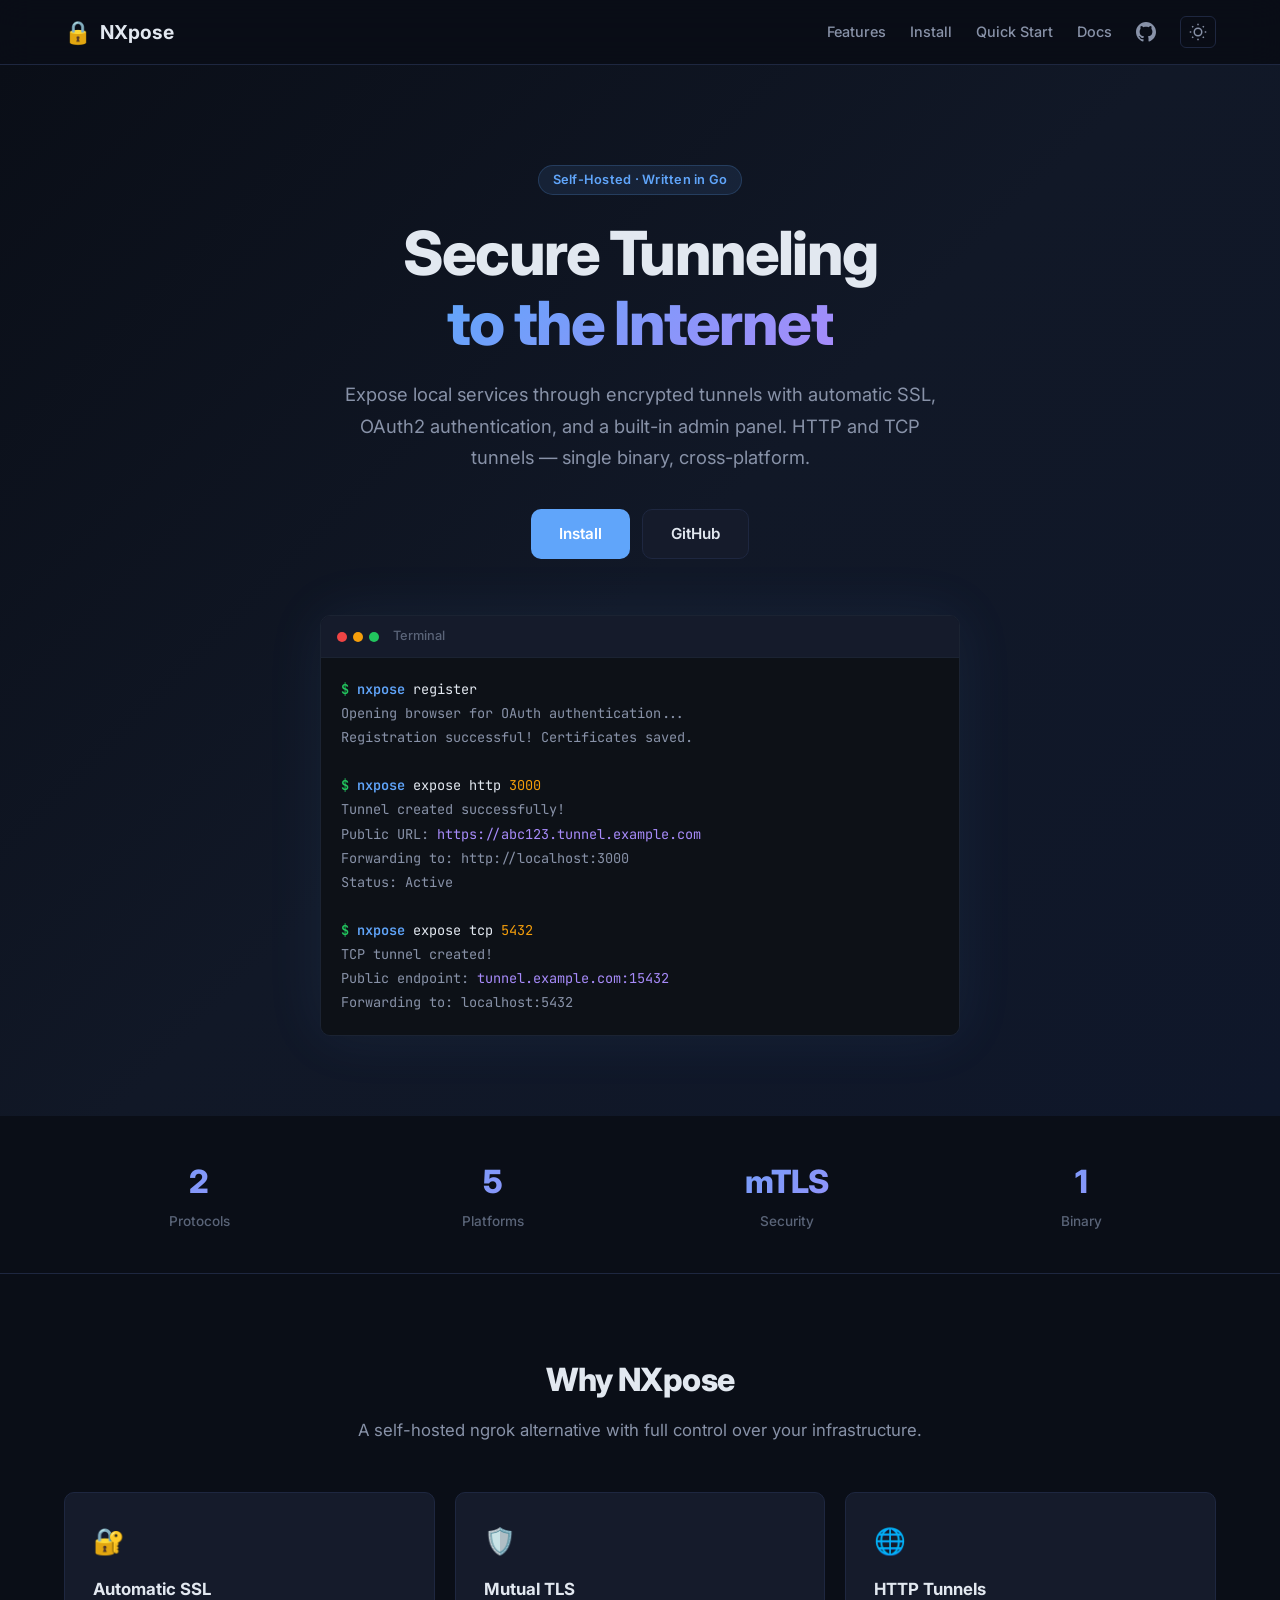
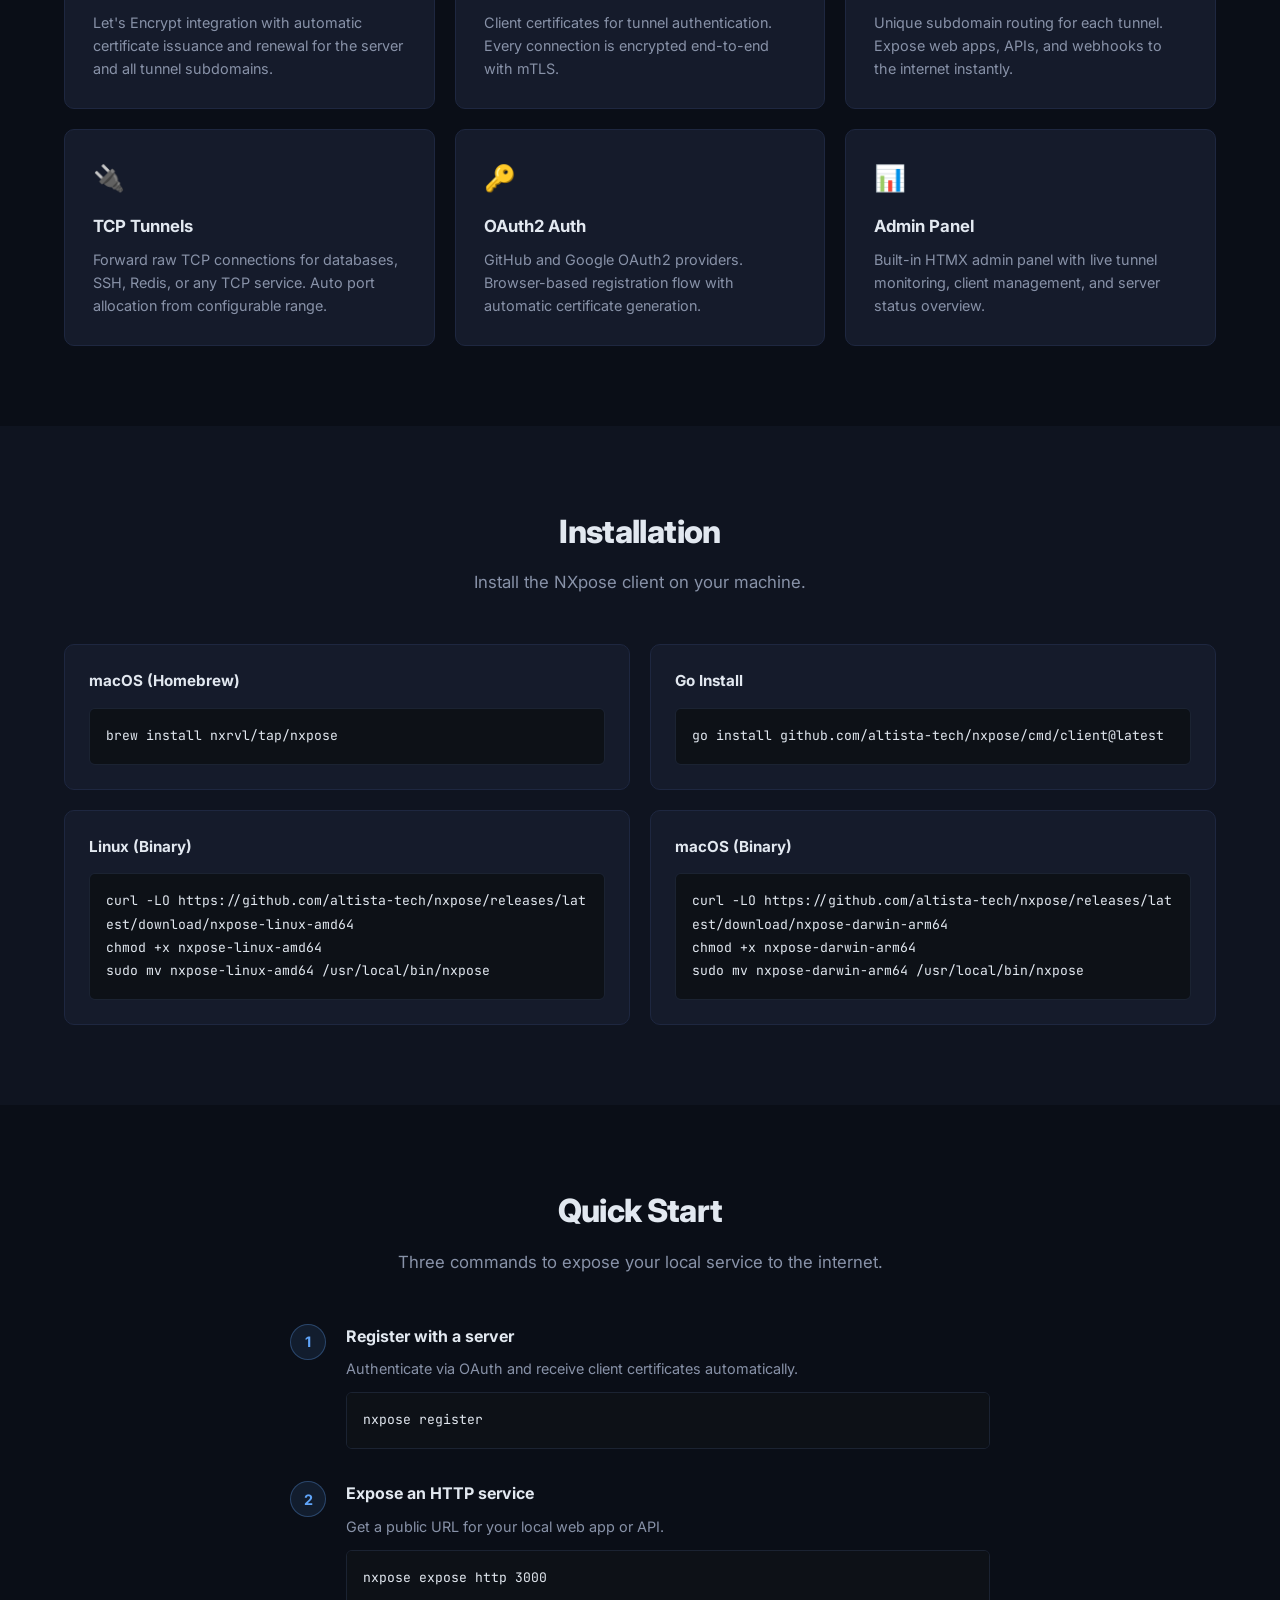
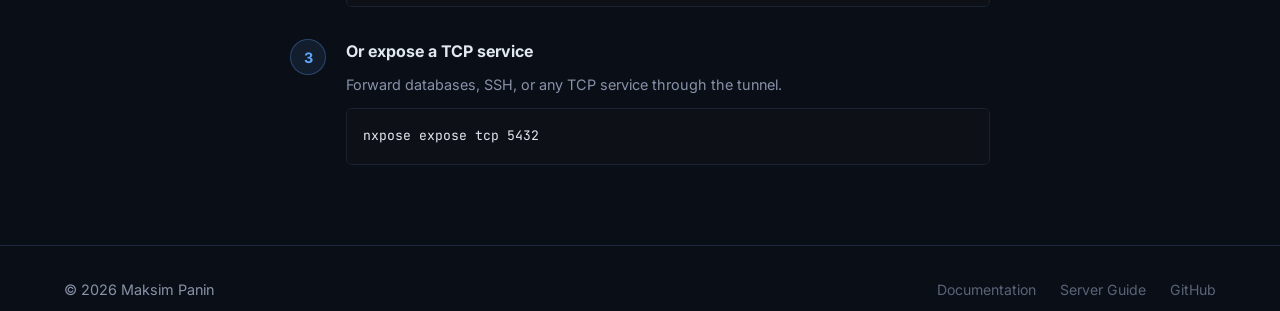
<file: site/landing/index.html>
<!DOCTYPE html>
<html lang="en" data-theme="dark">
<head>
  <meta charset="UTF-8">
  <meta name="viewport" content="width=device-width, initial-scale=1.0">
  <title>NXpose &mdash; Self-Hosted Secure Tunneling</title>
  <meta name="description" content="Self-hosted tunneling service written in Go. Expose local services to the internet through encrypted tunnels with automatic SSL, OAuth2, and admin panel.">
  <meta name="keywords" content="nxpose, tunneling, ngrok alternative, self-hosted, secure tunnel, Go, mTLS, TCP tunnel, HTTP tunnel">
  <meta property="og:title" content="NXpose &mdash; Self-Hosted Secure Tunneling">
  <meta property="og:description" content="Expose local services to the internet through encrypted tunnels. Single binary, automatic SSL, OAuth2 auth.">
  <meta property="og:type" content="website">
  <meta property="og:url" content="https://nxpose.mpanin.me">
  <link rel="preconnect" href="https://fonts.googleapis.com">
  <link rel="preconnect" href="https://fonts.gstatic.com" crossorigin>
  <link href="https://fonts.googleapis.com/css2?family=Inter:wght@400;500;600;700;800&family=JetBrains+Mono:wght@400;500&display=swap" rel="stylesheet">
  <link rel="stylesheet" href="style.css">
  <link rel="icon" href="data:image/svg+xml,<svg xmlns='http://www.w3.org/2000/svg' viewBox='0 0 100 100'><text y='.9em' font-size='90'>🔒</text></svg>">
  <!-- Yandex.Metrika counter -->
  <script type="text/javascript">
      (function(m,e,t,r,i,k,a){
          m[i]=m[i]||function(){(m[i].a=m[i].a||[]).push(arguments)};
          m[i].l=1*new Date();
          for (var j = 0; j < document.scripts.length; j++) {if (document.scripts[j].src === r) { return; }}
          k=e.createElement(t),a=e.getElementsByTagName(t)[0],k.async=1,k.src=r,a.parentNode.insertBefore(k,a)
      })(window, document,'script','https://mc.yandex.ru/metrika/tag.js', 'ym');

      ym(91840855, 'init', {clickmap:true, referrer: document.referrer, url: location.href, accurateTrackBounce:true, trackLinks:true});
  </script>
  <noscript><div><img src="https://mc.yandex.ru/watch/91840855" style="position:absolute; left:-9999px;" alt="" /></div></noscript>
  <!-- /Yandex.Metrika counter -->
</head>
<body>

  <!-- Header -->
  <header class="header">
    <div class="container header-inner">
      <a href="/" class="logo">
        <span class="logo-icon">🔒</span>
        <span class="logo-text">NXpose</span>
      </a>
      <nav class="nav">
        <a href="#features">Features</a>
        <a href="#install">Install</a>
        <a href="#quickstart">Quick Start</a>
        <a href="docs/">Docs</a>
        <a href="https://github.com/altista-tech/nxpose" target="_blank" rel="noopener" class="nav-github" aria-label="GitHub">
          <svg width="20" height="20" viewBox="0 0 24 24" fill="currentColor"><path d="M12 0c-6.626 0-12 5.373-12 12 0 5.302 3.438 9.8 8.207 11.387.599.111.793-.261.793-.577v-2.234c-3.338.726-4.033-1.416-4.033-1.416-.546-1.387-1.333-1.756-1.333-1.756-1.089-.745.083-.729.083-.729 1.205.084 1.839 1.237 1.839 1.237 1.07 1.834 2.807 1.304 3.492.997.107-.775.418-1.305.762-1.604-2.665-.305-5.467-1.334-5.467-5.931 0-1.311.469-2.381 1.236-3.221-.124-.303-.535-1.524.117-3.176 0 0 1.008-.322 3.301 1.23.957-.266 1.983-.399 3.003-.404 1.02.005 2.047.138 3.006.404 2.291-1.552 3.297-1.23 3.297-1.23.653 1.653.242 2.874.118 3.176.77.84 1.235 1.911 1.235 3.221 0 4.609-2.807 5.624-5.479 5.921.43.372.823 1.102.823 2.222v3.293c0 .319.192.694.801.576 4.765-1.589 8.199-6.086 8.199-11.386 0-6.627-5.373-12-12-12z"/></svg>
        </a>
        <button class="theme-toggle" id="themeToggle" aria-label="Toggle theme">
          <svg class="icon-sun" width="18" height="18" viewBox="0 0 24 24" fill="none" stroke="currentColor" stroke-width="2"><circle cx="12" cy="12" r="5"/><path d="M12 1v2M12 21v2M4.22 4.22l1.42 1.42M18.36 18.36l1.42 1.42M1 12h2M21 12h2M4.22 19.78l1.42-1.42M18.36 5.64l1.42-1.42"/></svg>
          <svg class="icon-moon" width="18" height="18" viewBox="0 0 24 24" fill="none" stroke="currentColor" stroke-width="2"><path d="M21 12.79A9 9 0 1111.21 3 7 7 0 0021 12.79z"/></svg>
        </button>
      </nav>
    </div>
  </header>

  <!-- Hero -->
  <section class="hero">
    <div class="container">
      <div class="hero-badge">Self-Hosted &middot; Written in Go</div>
      <h1 class="hero-title">Secure Tunneling<br><span class="hero-accent">to the Internet</span></h1>
      <p class="hero-desc">
        Expose local services through encrypted tunnels with automatic SSL, OAuth2 authentication,
        and a built-in admin panel. HTTP and TCP tunnels &mdash; single binary, cross-platform.
      </p>
      <div class="hero-actions">
        <a href="#install" class="btn btn-primary">Install</a>
        <a href="https://github.com/altista-tech/nxpose" target="_blank" rel="noopener" class="btn btn-secondary">GitHub</a>
      </div>
      <div class="hero-code">
        <div class="code-header">
          <span class="code-dot"></span>
          <span class="code-dot"></span>
          <span class="code-dot"></span>
          <span class="code-title">Terminal</span>
        </div>
        <pre><code><span class="c-prompt">$</span> <span class="c-cmd">nxpose</span> register
<span class="c-out">Opening browser for OAuth authentication...</span>
<span class="c-out">Registration successful! Certificates saved.</span>

<span class="c-prompt">$</span> <span class="c-cmd">nxpose</span> expose http <span class="c-str">3000</span>
<span class="c-out">Tunnel created successfully!</span>
<span class="c-out">Public URL: <span class="c-url">https://abc123.tunnel.example.com</span></span>
<span class="c-out">Forwarding to: http://localhost:3000</span>
<span class="c-out">Status: Active</span>

<span class="c-prompt">$</span> <span class="c-cmd">nxpose</span> expose tcp <span class="c-str">5432</span>
<span class="c-out">TCP tunnel created!</span>
<span class="c-out">Public endpoint: <span class="c-url">tunnel.example.com:15432</span></span>
<span class="c-out">Forwarding to: localhost:5432</span></code></pre>
      </div>
    </div>
  </section>

  <!-- Stats Bar -->
  <section class="stats">
    <div class="container stats-grid">
      <div class="stat">
        <span class="stat-value">2</span>
        <span class="stat-label">Protocols</span>
      </div>
      <div class="stat">
        <span class="stat-value">5</span>
        <span class="stat-label">Platforms</span>
      </div>
      <div class="stat">
        <span class="stat-value">mTLS</span>
        <span class="stat-label">Security</span>
      </div>
      <div class="stat">
        <span class="stat-value">1</span>
        <span class="stat-label">Binary</span>
      </div>
    </div>
  </section>

  <!-- Features -->
  <section id="features" class="section">
    <div class="container">
      <h2 class="section-title">Why NXpose</h2>
      <p class="section-desc">A self-hosted ngrok alternative with full control over your infrastructure.</p>
      <div class="features-grid">
        <div class="feature-card">
          <div class="feature-icon">🔐</div>
          <h3>Automatic SSL</h3>
          <p>Let's Encrypt integration with automatic certificate issuance and renewal for the server and all tunnel subdomains.</p>
        </div>
        <div class="feature-card">
          <div class="feature-icon">🛡️</div>
          <h3>Mutual TLS</h3>
          <p>Client certificates for tunnel authentication. Every connection is encrypted end-to-end with mTLS.</p>
        </div>
        <div class="feature-card">
          <div class="feature-icon">🌐</div>
          <h3>HTTP Tunnels</h3>
          <p>Unique subdomain routing for each tunnel. Expose web apps, APIs, and webhooks to the internet instantly.</p>
        </div>
        <div class="feature-card">
          <div class="feature-icon">🔌</div>
          <h3>TCP Tunnels</h3>
          <p>Forward raw TCP connections for databases, SSH, Redis, or any TCP service. Auto port allocation from configurable range.</p>
        </div>
        <div class="feature-card">
          <div class="feature-icon">🔑</div>
          <h3>OAuth2 Auth</h3>
          <p>GitHub and Google OAuth2 providers. Browser-based registration flow with automatic certificate generation.</p>
        </div>
        <div class="feature-card">
          <div class="feature-icon">📊</div>
          <h3>Admin Panel</h3>
          <p>Built-in HTMX admin panel with live tunnel monitoring, client management, and server status overview.</p>
        </div>
      </div>
    </div>
  </section>

  <!-- Install -->
  <section id="install" class="section section-alt">
    <div class="container">
      <h2 class="section-title">Installation</h2>
      <p class="section-desc">Install the NXpose client on your machine.</p>
      <div class="install-grid">
        <div class="install-card">
          <h3>macOS (Homebrew)</h3>
          <div class="code-block">
            <button class="copy-btn" data-copy="brew install nxrvl/tap/nxpose" aria-label="Copy">
              <svg width="16" height="16" viewBox="0 0 24 24" fill="none" stroke="currentColor" stroke-width="2"><rect x="9" y="9" width="13" height="13" rx="2"/><path d="M5 15H4a2 2 0 01-2-2V4a2 2 0 012-2h9a2 2 0 012 2v1"/></svg>
            </button>
            <pre><code>brew install nxrvl/tap/nxpose</code></pre>
          </div>
        </div>
        <div class="install-card">
          <h3>Go Install</h3>
          <div class="code-block">
            <button class="copy-btn" data-copy="go install github.com/altista-tech/nxpose/cmd/client@latest" aria-label="Copy">
              <svg width="16" height="16" viewBox="0 0 24 24" fill="none" stroke="currentColor" stroke-width="2"><rect x="9" y="9" width="13" height="13" rx="2"/><path d="M5 15H4a2 2 0 01-2-2V4a2 2 0 012-2h9a2 2 0 012 2v1"/></svg>
            </button>
            <pre><code>go install github.com/altista-tech/nxpose/cmd/client@latest</code></pre>
          </div>
        </div>
        <div class="install-card">
          <h3>Linux (Binary)</h3>
          <div class="code-block">
            <button class="copy-btn" data-copy="curl -LO https://github.com/altista-tech/nxpose/releases/latest/download/nxpose-linux-amd64
chmod +x nxpose-linux-amd64
sudo mv nxpose-linux-amd64 /usr/local/bin/nxpose" aria-label="Copy">
              <svg width="16" height="16" viewBox="0 0 24 24" fill="none" stroke="currentColor" stroke-width="2"><rect x="9" y="9" width="13" height="13" rx="2"/><path d="M5 15H4a2 2 0 01-2-2V4a2 2 0 012-2h9a2 2 0 012 2v1"/></svg>
            </button>
            <pre><code>curl -LO https://github.com/altista-tech/nxpose/releases/latest/download/nxpose-linux-amd64
chmod +x nxpose-linux-amd64
sudo mv nxpose-linux-amd64 /usr/local/bin/nxpose</code></pre>
          </div>
        </div>
        <div class="install-card">
          <h3>macOS (Binary)</h3>
          <div class="code-block">
            <button class="copy-btn" data-copy="curl -LO https://github.com/altista-tech/nxpose/releases/latest/download/nxpose-darwin-arm64
chmod +x nxpose-darwin-arm64
sudo mv nxpose-darwin-arm64 /usr/local/bin/nxpose" aria-label="Copy">
              <svg width="16" height="16" viewBox="0 0 24 24" fill="none" stroke="currentColor" stroke-width="2"><rect x="9" y="9" width="13" height="13" rx="2"/><path d="M5 15H4a2 2 0 01-2-2V4a2 2 0 012-2h9a2 2 0 012 2v1"/></svg>
            </button>
            <pre><code>curl -LO https://github.com/altista-tech/nxpose/releases/latest/download/nxpose-darwin-arm64
chmod +x nxpose-darwin-arm64
sudo mv nxpose-darwin-arm64 /usr/local/bin/nxpose</code></pre>
          </div>
        </div>
      </div>
    </div>
  </section>

  <!-- Quick Start -->
  <section id="quickstart" class="section">
    <div class="container">
      <h2 class="section-title">Quick Start</h2>
      <p class="section-desc">Three commands to expose your local service to the internet.</p>
      <div class="steps">
        <div class="step">
          <div class="step-number">1</div>
          <div class="step-content">
            <h3>Register with a server</h3>
            <p>Authenticate via OAuth and receive client certificates automatically.</p>
            <div class="code-block">
              <button class="copy-btn" data-copy="nxpose register" aria-label="Copy">
                <svg width="16" height="16" viewBox="0 0 24 24" fill="none" stroke="currentColor" stroke-width="2"><rect x="9" y="9" width="13" height="13" rx="2"/><path d="M5 15H4a2 2 0 01-2-2V4a2 2 0 012-2h9a2 2 0 012 2v1"/></svg>
              </button>
              <pre><code>nxpose register</code></pre>
            </div>
          </div>
        </div>
        <div class="step">
          <div class="step-number">2</div>
          <div class="step-content">
            <h3>Expose an HTTP service</h3>
            <p>Get a public URL for your local web app or API.</p>
            <div class="code-block">
              <button class="copy-btn" data-copy="nxpose expose http 3000" aria-label="Copy">
                <svg width="16" height="16" viewBox="0 0 24 24" fill="none" stroke="currentColor" stroke-width="2"><rect x="9" y="9" width="13" height="13" rx="2"/><path d="M5 15H4a2 2 0 01-2-2V4a2 2 0 012-2h9a2 2 0 012 2v1"/></svg>
              </button>
              <pre><code>nxpose expose http 3000</code></pre>
            </div>
          </div>
        </div>
        <div class="step">
          <div class="step-number">3</div>
          <div class="step-content">
            <h3>Or expose a TCP service</h3>
            <p>Forward databases, SSH, or any TCP service through the tunnel.</p>
            <div class="code-block">
              <button class="copy-btn" data-copy="nxpose expose tcp 5432" aria-label="Copy">
                <svg width="16" height="16" viewBox="0 0 24 24" fill="none" stroke="currentColor" stroke-width="2"><rect x="9" y="9" width="13" height="13" rx="2"/><path d="M5 15H4a2 2 0 01-2-2V4a2 2 0 012-2h9a2 2 0 012 2v1"/></svg>
              </button>
              <pre><code>nxpose expose tcp 5432</code></pre>
            </div>
          </div>
        </div>
      </div>
    </div>
  </section>

  <!-- Footer -->
  <footer class="footer">
    <div class="container footer-inner">
      <div class="footer-left">&copy; 2026 Maksim Panin</div>
      <div class="footer-right">
        <a href="docs/">Documentation</a>
        <a href="docs/server/">Server Guide</a>
        <a href="https://github.com/altista-tech/nxpose" target="_blank" rel="noopener">GitHub</a>
      </div>
    </div>
  </footer>

  <script>
    // Theme toggle
    const toggle = document.getElementById('themeToggle');
    const html = document.documentElement;
    const saved = localStorage.getItem('theme');
    if (saved) html.setAttribute('data-theme', saved);

    toggle.addEventListener('click', () => {
      const next = html.getAttribute('data-theme') === 'dark' ? 'light' : 'dark';
      html.setAttribute('data-theme', next);
      localStorage.setItem('theme', next);
    });

    // Copy buttons
    document.querySelectorAll('.copy-btn').forEach(btn => {
      btn.addEventListener('click', async () => {
        const text = btn.getAttribute('data-copy');
        await navigator.clipboard.writeText(text);
        btn.classList.add('copied');
        setTimeout(() => btn.classList.remove('copied'), 1500);
      });
    });
  </script>

</body>
</html>
</file>
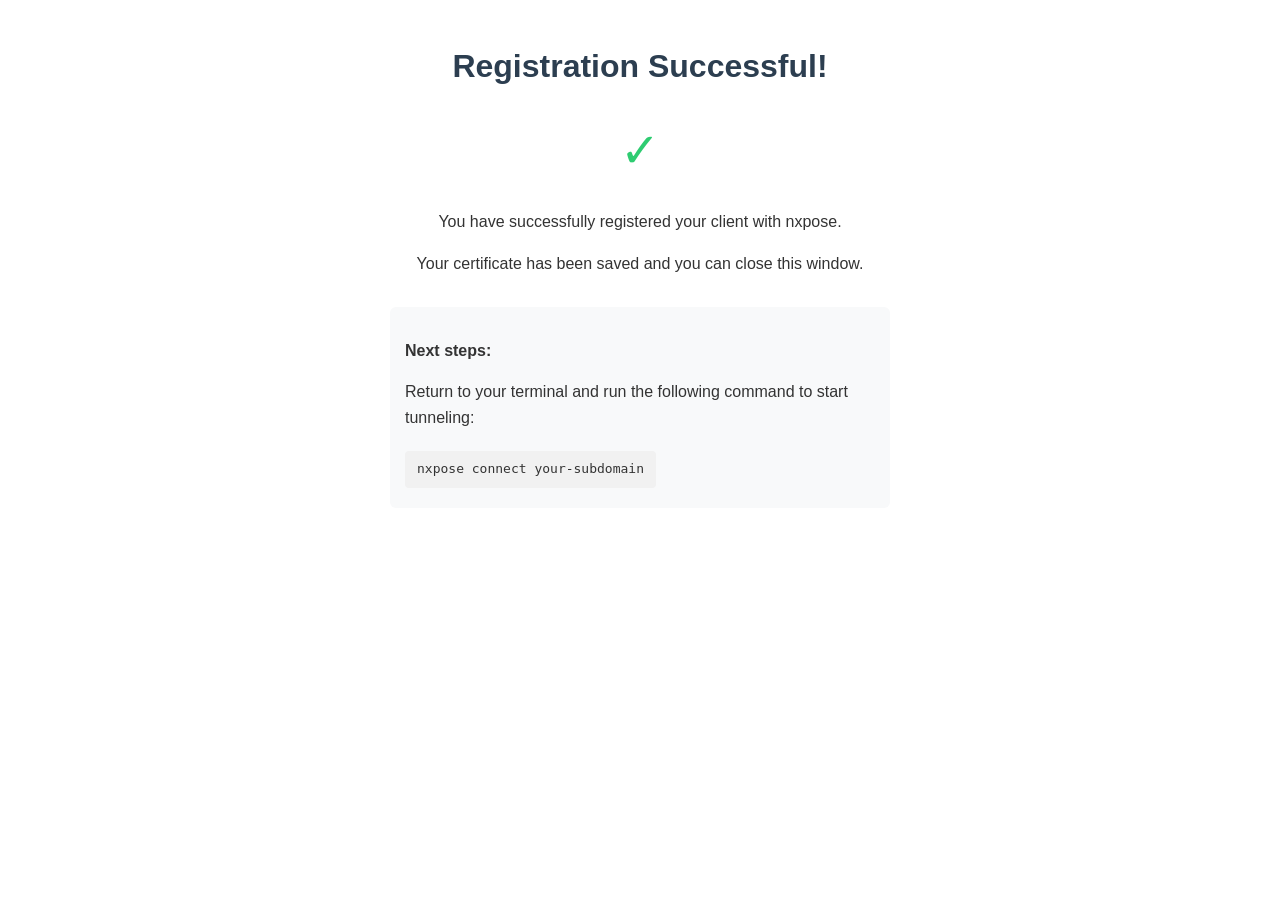
<file: templates/success.html>
<!DOCTYPE html>
<html>
<head>
    <title>Registration Successful</title>
    <meta name="viewport" content="width=device-width, initial-scale=1.0">
    <style>
        body {
            font-family: -apple-system, BlinkMacSystemFont, "Segoe UI", Roboto, Helvetica, Arial, sans-serif;
            max-width: 500px;
            margin: 0 auto;
            padding: 20px;
            color: #333;
            line-height: 1.6;
            text-align: center;
        }
        h1 {
            color: #2c3e50;
            margin-bottom: 20px;
        }
        .success-icon {
            color: #2ecc71;
            font-size: 48px;
            margin: 20px 0;
        }
        .message {
            margin-bottom: 30px;
        }
        .next-steps {
            background-color: #f8f9fa;
            padding: 15px;
            border-radius: 6px;
            margin-bottom: 30px;
            text-align: left;
        }
        .command {
            font-family: monospace;
            background-color: #f1f1f1;
            padding: 8px 12px;
            border-radius: 4px;
            display: inline-block;
            margin: 5px 0;
        }
    </style>
</head>
<body>
    <h1>Registration Successful!</h1>
    
    <div class="success-icon">✓</div>
    
    <div class="message">
        <p>You have successfully registered your client with nxpose.</p>
        <p>Your certificate has been saved and you can close this window.</p>
    </div>
    
    <div class="next-steps">
        <p><strong>Next steps:</strong></p>
        <p>Return to your terminal and run the following command to start tunneling:</p>
        <div class="command">nxpose connect your-subdomain</div>
    </div>
</body>
</html>
</file>
<file: site/landing/style.css>
/* ========================================
   NXpose Landing Page
   ======================================== */

/* --- Reset & Base --- */
*, *::before, *::after { box-sizing: border-box; margin: 0; padding: 0; }

:root {
  --font-sans: 'Inter', -apple-system, BlinkMacSystemFont, 'Segoe UI', sans-serif;
  --font-mono: 'JetBrains Mono', 'Fira Code', 'Consolas', monospace;
  --max-width: 1200px;
  --radius: 10px;
  --radius-sm: 6px;
}

/* --- Dark Theme (default) --- */
[data-theme="dark"] {
  --bg: #0a0e17;
  --bg-alt: #0f1420;
  --surface: #151b2b;
  --surface-hover: #1c2438;
  --border: #1e2740;
  --border-light: #283350;
  --text: #e2e8f0;
  --text-secondary: #8892a8;
  --text-muted: #5a6478;
  --accent: #60a5fa;
  --accent-hover: #93c5fd;
  --accent-bg: rgba(96, 165, 250, 0.1);
  --code-bg: #0d1117;
  --code-border: #1b2332;
  --hero-gradient: linear-gradient(135deg, #0a0e17 0%, #111827 50%, #0f172a 100%);
  --card-shadow: 0 1px 3px rgba(0,0,0,0.3);
  --glow: 0 0 60px rgba(96, 165, 250, 0.08);
}

/* --- Light Theme --- */
[data-theme="light"] {
  --bg: #ffffff;
  --bg-alt: #f8fafc;
  --surface: #f1f5f9;
  --surface-hover: #e2e8f0;
  --border: #e2e8f0;
  --border-light: #cbd5e1;
  --text: #0f172a;
  --text-secondary: #475569;
  --text-muted: #94a3b8;
  --accent: #2563eb;
  --accent-hover: #1d4ed8;
  --accent-bg: rgba(37, 99, 235, 0.08);
  --code-bg: #f8fafc;
  --code-border: #e2e8f0;
  --hero-gradient: linear-gradient(135deg, #f8fafc 0%, #eef2ff 50%, #f0f9ff 100%);
  --card-shadow: 0 1px 3px rgba(0,0,0,0.06);
  --glow: none;
}

html {
  scroll-behavior: smooth;
  scroll-padding-top: 80px;
}

body {
  font-family: var(--font-sans);
  background: var(--bg);
  color: var(--text);
  line-height: 1.6;
  -webkit-font-smoothing: antialiased;
  transition: background 0.3s, color 0.3s;
}

.container {
  max-width: var(--max-width);
  margin: 0 auto;
  padding: 0 24px;
}

a { color: var(--accent); text-decoration: none; transition: color 0.2s; }
a:hover { color: var(--accent-hover); }

code {
  font-family: var(--font-mono);
  font-size: 0.875em;
  background: var(--accent-bg);
  color: var(--accent);
  padding: 2px 6px;
  border-radius: 4px;
}

/* --- Header --- */
.header {
  position: sticky;
  top: 0;
  z-index: 100;
  background: color-mix(in srgb, var(--bg) 85%, transparent);
  backdrop-filter: blur(16px);
  -webkit-backdrop-filter: blur(16px);
  border-bottom: 1px solid var(--border);
}

.header-inner {
  display: flex;
  align-items: center;
  justify-content: space-between;
  height: 64px;
}

.logo {
  display: flex;
  align-items: center;
  gap: 8px;
  color: var(--text);
  font-weight: 700;
  font-size: 1.2rem;
}

.logo-icon { font-size: 1.4rem; }

.nav {
  display: flex;
  align-items: center;
  gap: 24px;
}

.nav a {
  color: var(--text-secondary);
  font-size: 0.9rem;
  font-weight: 500;
  transition: color 0.2s;
}

.nav a:hover { color: var(--text); }

.nav-github { display: flex; align-items: center; }

.theme-toggle {
  background: none;
  border: 1px solid var(--border);
  border-radius: var(--radius-sm);
  color: var(--text-secondary);
  cursor: pointer;
  padding: 6px 8px;
  display: flex;
  align-items: center;
  transition: color 0.2s, border-color 0.2s;
}

.theme-toggle:hover { color: var(--text); border-color: var(--border-light); }

[data-theme="dark"] .icon-moon { display: none; }
[data-theme="light"] .icon-sun { display: none; }

/* --- Hero --- */
.hero {
  background: var(--hero-gradient);
  padding: 100px 0 80px;
  text-align: center;
}

.hero-badge {
  display: inline-block;
  font-size: 0.8rem;
  font-weight: 600;
  color: var(--accent);
  background: var(--accent-bg);
  border: 1px solid color-mix(in srgb, var(--accent) 20%, transparent);
  padding: 4px 14px;
  border-radius: 20px;
  margin-bottom: 24px;
  letter-spacing: 0.02em;
}

.hero-title {
  font-size: clamp(2.4rem, 5vw, 3.8rem);
  font-weight: 800;
  line-height: 1.15;
  letter-spacing: -0.03em;
  margin-bottom: 20px;
}

.hero-accent {
  background: linear-gradient(135deg, var(--accent), #a78bfa);
  -webkit-background-clip: text;
  -webkit-text-fill-color: transparent;
  background-clip: text;
}

.hero-desc {
  font-size: 1.15rem;
  color: var(--text-secondary);
  max-width: 620px;
  margin: 0 auto 36px;
  line-height: 1.7;
}

.hero-actions {
  display: flex;
  gap: 12px;
  justify-content: center;
  margin-bottom: 56px;
}

.btn {
  display: inline-flex;
  align-items: center;
  padding: 12px 28px;
  font-size: 0.95rem;
  font-weight: 600;
  border-radius: var(--radius);
  transition: all 0.2s;
}

.btn-primary {
  background: var(--accent);
  color: #fff;
}

.btn-primary:hover { background: var(--accent-hover); color: #fff; transform: translateY(-1px); }

.btn-secondary {
  background: var(--surface);
  color: var(--text);
  border: 1px solid var(--border);
}

.btn-secondary:hover { background: var(--surface-hover); color: var(--text); border-color: var(--border-light); }

/* --- Code blocks --- */
.hero-code {
  max-width: 640px;
  margin: 0 auto;
  text-align: left;
  border-radius: var(--radius);
  overflow: hidden;
  border: 1px solid var(--code-border);
  box-shadow: var(--glow);
}

.code-header {
  display: flex;
  align-items: center;
  gap: 6px;
  padding: 10px 16px;
  background: var(--surface);
  border-bottom: 1px solid var(--code-border);
}

.code-dot {
  width: 10px;
  height: 10px;
  border-radius: 50%;
  background: var(--border-light);
}

.code-dot:nth-child(1) { background: #ef4444; }
.code-dot:nth-child(2) { background: #f59e0b; }
.code-dot:nth-child(3) { background: #22c55e; }

.code-title {
  margin-left: 8px;
  font-size: 0.8rem;
  color: var(--text-muted);
  font-weight: 500;
}

.hero-code pre,
.code-block pre {
  background: var(--code-bg);
  padding: 20px;
  overflow-x: auto;
  font-size: 0.85rem;
  line-height: 1.7;
}

.code-block pre code,
.hero-code pre code {
  background: none;
  padding: 0;
  color: var(--text);
  font-size: 0.85rem;
}

/* Syntax colors */
.c-prompt { color: #22c55e; font-weight: 600; }
.c-cmd { color: var(--accent); font-weight: 600; }
.c-str { color: #f59e0b; }
.c-out { color: var(--text-secondary); }
.c-comment { color: var(--text-muted); }
.c-url { color: #a78bfa; }

[data-theme="light"] .c-prompt { color: #16a34a; }
[data-theme="light"] .c-str { color: #d97706; }
[data-theme="light"] .c-out { color: #334155; }
[data-theme="light"] .c-url { color: #7c3aed; }

/* --- Stats --- */
.stats {
  padding: 40px 0;
  border-bottom: 1px solid var(--border);
}

.stats-grid {
  display: grid;
  grid-template-columns: repeat(4, 1fr);
  gap: 24px;
  text-align: center;
}

.stat-value {
  display: block;
  font-size: 2rem;
  font-weight: 800;
  letter-spacing: -0.02em;
  background: linear-gradient(135deg, var(--accent), #a78bfa);
  -webkit-background-clip: text;
  -webkit-text-fill-color: transparent;
  background-clip: text;
}

.stat-label {
  font-size: 0.85rem;
  color: var(--text-muted);
  font-weight: 500;
  margin-top: 4px;
}

/* --- Sections --- */
.section {
  padding: 80px 0;
}

.section-alt {
  background: var(--bg-alt);
}

.section-title {
  font-size: 2rem;
  font-weight: 800;
  text-align: center;
  margin-bottom: 12px;
  letter-spacing: -0.02em;
}

.section-desc {
  text-align: center;
  color: var(--text-secondary);
  font-size: 1.05rem;
  margin-bottom: 48px;
  max-width: 600px;
  margin-left: auto;
  margin-right: auto;
}

/* --- Features Grid --- */
.features-grid {
  display: grid;
  grid-template-columns: repeat(3, 1fr);
  gap: 20px;
}

.feature-card {
  background: var(--surface);
  border: 1px solid var(--border);
  border-radius: var(--radius);
  padding: 28px;
  transition: border-color 0.2s, box-shadow 0.2s;
}

.feature-card:hover {
  border-color: var(--border-light);
  box-shadow: var(--card-shadow);
}

.feature-icon {
  font-size: 1.6rem;
  margin-bottom: 14px;
}

.feature-card h3 {
  font-size: 1.05rem;
  font-weight: 700;
  margin-bottom: 8px;
}

.feature-card p {
  font-size: 0.9rem;
  color: var(--text-secondary);
  line-height: 1.6;
}

/* --- Install Grid --- */
.install-grid {
  display: grid;
  grid-template-columns: repeat(2, 1fr);
  gap: 20px;
  max-width: 100%;
}

.install-card {
  background: var(--surface);
  border: 1px solid var(--border);
  border-radius: var(--radius);
  padding: 24px;
  min-width: 0;
}

.install-card h3 {
  font-size: 0.95rem;
  font-weight: 700;
  margin-bottom: 14px;
}

.install-card .code-block pre {
  white-space: pre-wrap;
  word-break: break-all;
}

.install-card .code-block pre code {
  word-break: break-all;
}

.code-block {
  position: relative;
  border-radius: var(--radius-sm);
  overflow: hidden;
  border: 1px solid var(--code-border);
}

.code-block pre {
  background: var(--code-bg);
  padding: 16px;
  overflow-x: auto;
  font-size: 0.82rem;
  line-height: 1.7;
}

.code-block pre code {
  background: none;
  padding: 0;
  color: var(--text);
  font-size: 0.82rem;
  word-break: break-all;
}

.copy-btn {
  position: absolute;
  top: 8px;
  right: 8px;
  background: var(--surface);
  border: 1px solid var(--border);
  color: var(--text-muted);
  cursor: pointer;
  padding: 5px 7px;
  border-radius: 4px;
  display: flex;
  align-items: center;
  opacity: 0;
  transition: all 0.2s;
}

.code-block:hover .copy-btn { opacity: 1; }
.copy-btn:hover { color: var(--text); border-color: var(--border-light); }
.copy-btn.copied { color: #22c55e; border-color: #22c55e; }

/* --- Quick Start --- */
.steps {
  max-width: 700px;
  margin: 0 auto;
}

.step {
  display: flex;
  gap: 20px;
  margin-bottom: 32px;
}

.step:last-child { margin-bottom: 0; }

.step-number {
  flex-shrink: 0;
  width: 36px;
  height: 36px;
  display: flex;
  align-items: center;
  justify-content: center;
  border-radius: 50%;
  background: var(--accent-bg);
  border: 1px solid color-mix(in srgb, var(--accent) 30%, transparent);
  color: var(--accent);
  font-weight: 700;
  font-size: 0.9rem;
}

.step-content { flex: 1; min-width: 0; }

.step-content h3 {
  font-size: 1rem;
  font-weight: 700;
  margin-bottom: 8px;
}

.step-content p {
  font-size: 0.9rem;
  color: var(--text-secondary);
  margin-bottom: 12px;
}

/* --- Footer --- */
.footer {
  padding: 32px 0;
  border-top: 1px solid var(--border);
}

.footer-inner {
  display: flex;
  align-items: center;
  justify-content: space-between;
}

.footer-left {
  font-size: 0.9rem;
  color: var(--text-secondary);
}

.footer-right {
  display: flex;
  gap: 24px;
}

.footer-right a {
  font-size: 0.88rem;
  color: var(--text-muted);
}

.footer-right a:hover { color: var(--text); }

/* --- Responsive --- */
@media (max-width: 900px) {
  .features-grid { grid-template-columns: repeat(2, 1fr); }
  .stats-grid { grid-template-columns: repeat(2, 1fr); gap: 20px; }
}

@media (max-width: 640px) {
  .features-grid { grid-template-columns: 1fr; }
  .install-grid { grid-template-columns: 1fr; }
  .hero { padding: 60px 0 50px; }
  .section { padding: 56px 0; }
  .hero-title { font-size: 2rem; }
  .nav a:not(.nav-github) { display: none; }
  .footer-inner { flex-direction: column; gap: 16px; text-align: center; }
  .stats-grid { grid-template-columns: repeat(2, 1fr); }
}
</file>
